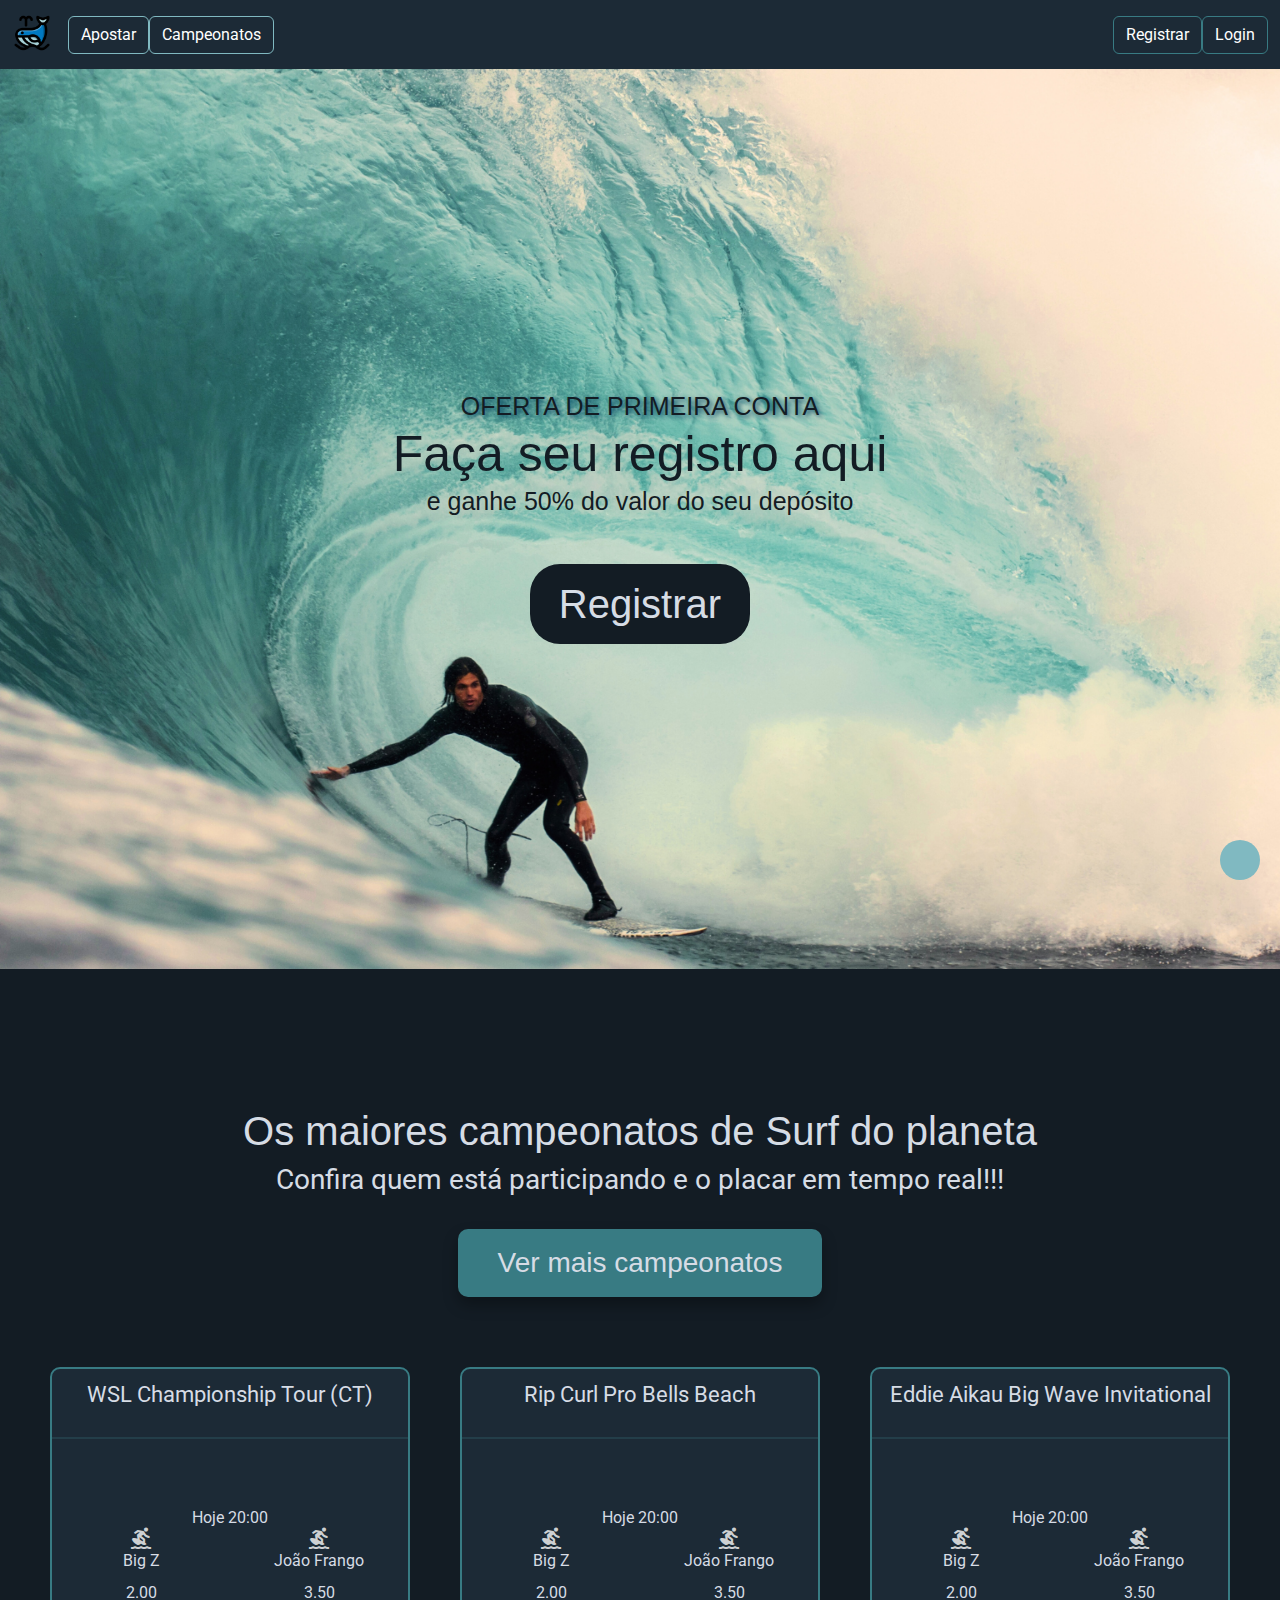
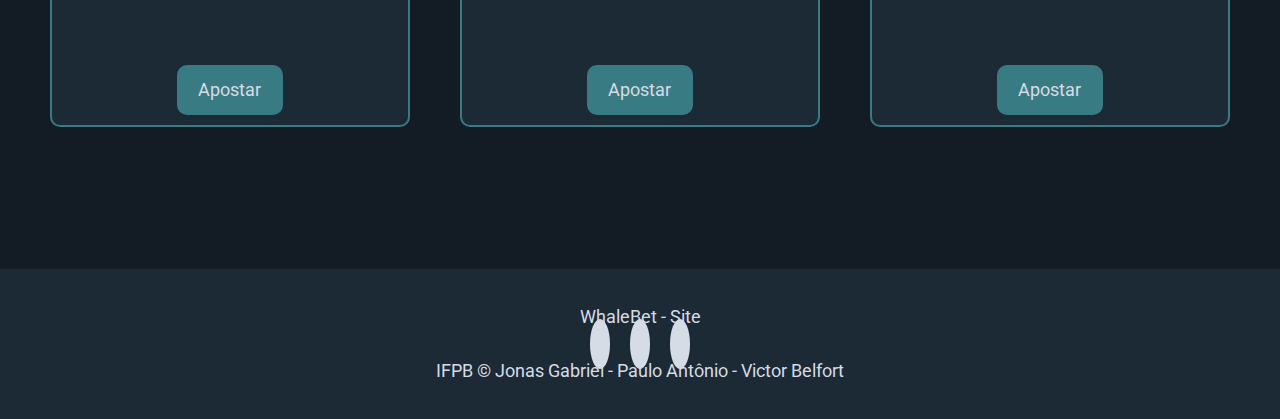
<file: index.html>
<!DOCTYPE html>
<html lang="pt-br">
<head>
    <meta charset="UTF-8">
    <meta name="viewport" content="width=device-width, initial-scale=1.0">
    <link href="https://cdn.jsdelivr.net/npm/bootstrap@5.3.3/dist/css/bootstrap.min.css" rel="stylesheet" integrity="sha384-QWTKZyjpPEjISv5WaRU9OFeRpok6YctnYmDr5pNlyT2bRjXh0JMhjY6hW+ALEwIH" crossorigin="anonymous">
    <link rel="stylesheet" href="https://fonts.googleapis.com/css2?family=Material+Symbols+Outlined:opsz,wght,FILL,GRAD@20..48,100..700,0..1,-50..200" />
    <link rel="stylesheet" href="reset.css">
    <link rel="stylesheet" href="home.css">
    <link rel="stylesheet" href="https://cdnjs.cloudflare.com/ajax/libs/font-awesome/6.6.0/css/all.min.css" integrity="sha512-Kc323vGBEqzTmouAECnVceyQqyqdsSiqLQISBL29aUW4U/M7pSPA/gEUZQqv1cwx4OnYxTxve5UMg5GT6L4JJg==" crossorigin="anonymous" referrerpolicy="no-referrer" />
    <link rel="stylesheet" href="https://fonts.googleapis.com/css2?family=Material+Symbols+Outlined:opsz,wght,FILL,GRAD@20..48,100..700,0..1,-50..200" />
    <title>WhaleBet - Home</title>
</head>
<body>
    <header>
        <nav class="navbar navbar-expand-lg ">
            <div class="container-fluid ">
              <a class="navbar-brand text-white" href="./index.html"><img src=".\whale.png" width="40px" alt="Whale-Bet"></a>
              <button class="navbar-toggler border-white" type="button" data-bs-toggle="collapse" data-bs-target="#navbarScroll" aria-controls="navbarScroll" aria-expanded="false" aria-label="Toggle navigation">
                <span class="material-symbols-outlined">
                    menu
                    </span>
              </button>
              <div class="collapse navbar-collapse" id="navbarScroll">
                <ul class="navbar-nav me-auto my-2 my-lg-0 navbar-nav-scroll" style="--bs-scroll-height: 100px;">
                    
                  <li class="nav-item">
                  <a href="./aposta/aposta.html" class="btn btn-outline-success text-white" role="button">Apostar  </a>
                  </li>
                  <li class="nav-item"><a href="./eventos/eventos.html" class="btn btn-outline-success text-white" role="button">Campeonatos</a></li>
                  
                  
                    <ul class="dropdown-menu text-white">
                      <li><a class="dropdown-item text-white" href="#">Action</a></li>
                      <li><a class="dropdown-item text-white" href="#">Another action</a></li>
                      <li><hr class="dropdown-divider"></li>
                      <li><a class="dropdown-item text-white" href="#">Something else here</a></li>
                    </ul>
                  </li>
                  
                </ul>
                <form class="d-flex" role="search">
                    <a href="./registro/registro.html" class="btn btn-outline-success text-white" role="button">Registrar</a>
                    
                    <a href="./login/login.html" class="btn btn-outline-success text-white" role="button">Login</a>
                    
                </form>
              </div>
            </div>
          </nav>
    </header>
    <main>
        <section class="s1-oferta">
            <div class="s1-oferta-info">
                <h3 class="effect-shadow font-corp">OFERTA DE PRIMEIRA CONTA</h3>
                <h1>Faça seu registro aqui</h1>
                <h3>e ganhe 50% do valor do seu depósito</h3>
                <br>
                <a href="./registro/registro.html"><button class="s1-button-register">Registrar</button></a>
            </div>
        </section>
        <section class="s2-comp">
            <div class="s2-text-comp">
                <h1>Os maiores campeonatos de Surf do planeta</h1>
                <h2>Confira quem está participando e o placar em tempo real!!!</h2>
                <a href="./eventos/eventos.html"><button class="s2-btn-vermais">Ver mais campeonatos</button></a>
            </div>
            <div class="box-s2">
                <div class="title-box-s2">
                    <h2>WSL Championship Tour (CT)</h2>
                </div>
                <hr>
                <div class="info-box-s2">
                    <div class="time-info-box-s2">
                        <p>Hoje 20:00</p>
                    </div>
                    <div>
                        <span class="material-symbols-outlined">
                            surfing
                        </span>
                        <h3>Big Z</h3>
                        <br>
                        <h5>2.00</h5>
                    </div>
                    <div>
                        <span class="material-symbols-outlined">
                            surfing
                        </span>
                        <h3>João Frango</h3>
                        <br>
                        <h5>3.50</h5>
                    </div>       
                </div>
                <div>
                    <a href="./aposta/aposta.html"><button class="s2-apostar">Apostar</button></a>
                </div>
                
            </div>
            <div class="box-s2">
                <div class="title-box-s2">
                    <h2>Rip Curl Pro Bells Beach</h2>
                </div>
                <hr>
                <div class="info-box-s2">
                    <div class="time-info-box-s2"><p>Hoje 20:00</p></div>
                    <div>
                        <span class="material-symbols-outlined">
                            surfing
                        </span>
                        <h3>Big Z</h3>
                        <br>
                        <h5>2.00</h5>
                    </div>
                    <div>
                        <span class="material-symbols-outlined">
                            surfing
                        </span>
                        <h3>João Frango</h3>
                        <br>
                        <h5>3.50</h5>
                    </div>       
                </div>
                <div>
                    <a href="./aposta/aposta.html"><button class="s2-apostar">Apostar</button></a>
                </div>
                
            </div>
            <div class="box-s2">
                <div class="title-box-s2">
                    <h2>Eddie Aikau Big Wave Invitational</h2>
                </div>
                <hr>
                <div class="info-box-s2">
                    <div class="time-info-box-s2"><p>Hoje 20:00</p></div>
                    <div>
                        <span class="material-symbols-outlined">
                            surfing
                        </span>
                        <h3>Big Z</h3>
                        <br>
                        <h5>2.00</h5>
                    </div>
                    <div>
                        <span class="material-symbols-outlined">
                            surfing
                        </span>
                        <h3>João Frango</h3>
                        <br>
                        <h5>3.50</h5>
                    </div>       
                </div>
                <div>
                    <a href="./aposta/aposta.html"><button class="s2-apostar">Apostar</button></a>
                </div>
                
            </div>
        </section>

        <input type="checkbox" id="toggle" >
        <label class="btn-support" for="toggle"> 
            <i class="fa-solid fa-phone"></i>
        </label>
        <div class="box-support">
            <h2>Suporte</h2>
            <div class="mb-3">
                <input type="email" class="form-control" id="email" placeholder="Seu email">
            </div>
            <div class="mb-3">
                <textarea class="form-control" id="question" rows="6" placeholder="Escreva sua dúvida aqui"></textarea>
            </div>
            <div class="btn-send">
                <span class="material-symbols-outlined">
                    send
                </span>
            </div>
        </div>

    </main>
    <footer>
        <p>WhaleBet - Site</p>
        <div id="social-media">
            <i class="fa-brands fa-facebook" style="padding: 10px;"></i>
            <i class="fa-brands fa-linkedin-in"></i>
            <i class="fa-brands fa-instagram"></i>
        </div>
        <p>IFPB &copy; Jonas Gabriel - Paulo Antônio - Victor Belfort</p>
    </footer>
    <script src="https://cdn.jsdelivr.net/npm/bootstrap@5.3.3/dist/js/bootstrap.bundle.min.js" integrity="sha384-YvpcrYf0tY3lHB60NNkmXc5s9fDVZLESaAA55NDzOxhy9GkcIdslK1eN7N6jIeHz" crossorigin="anonymous"></script>
</body>
</html>
</file>
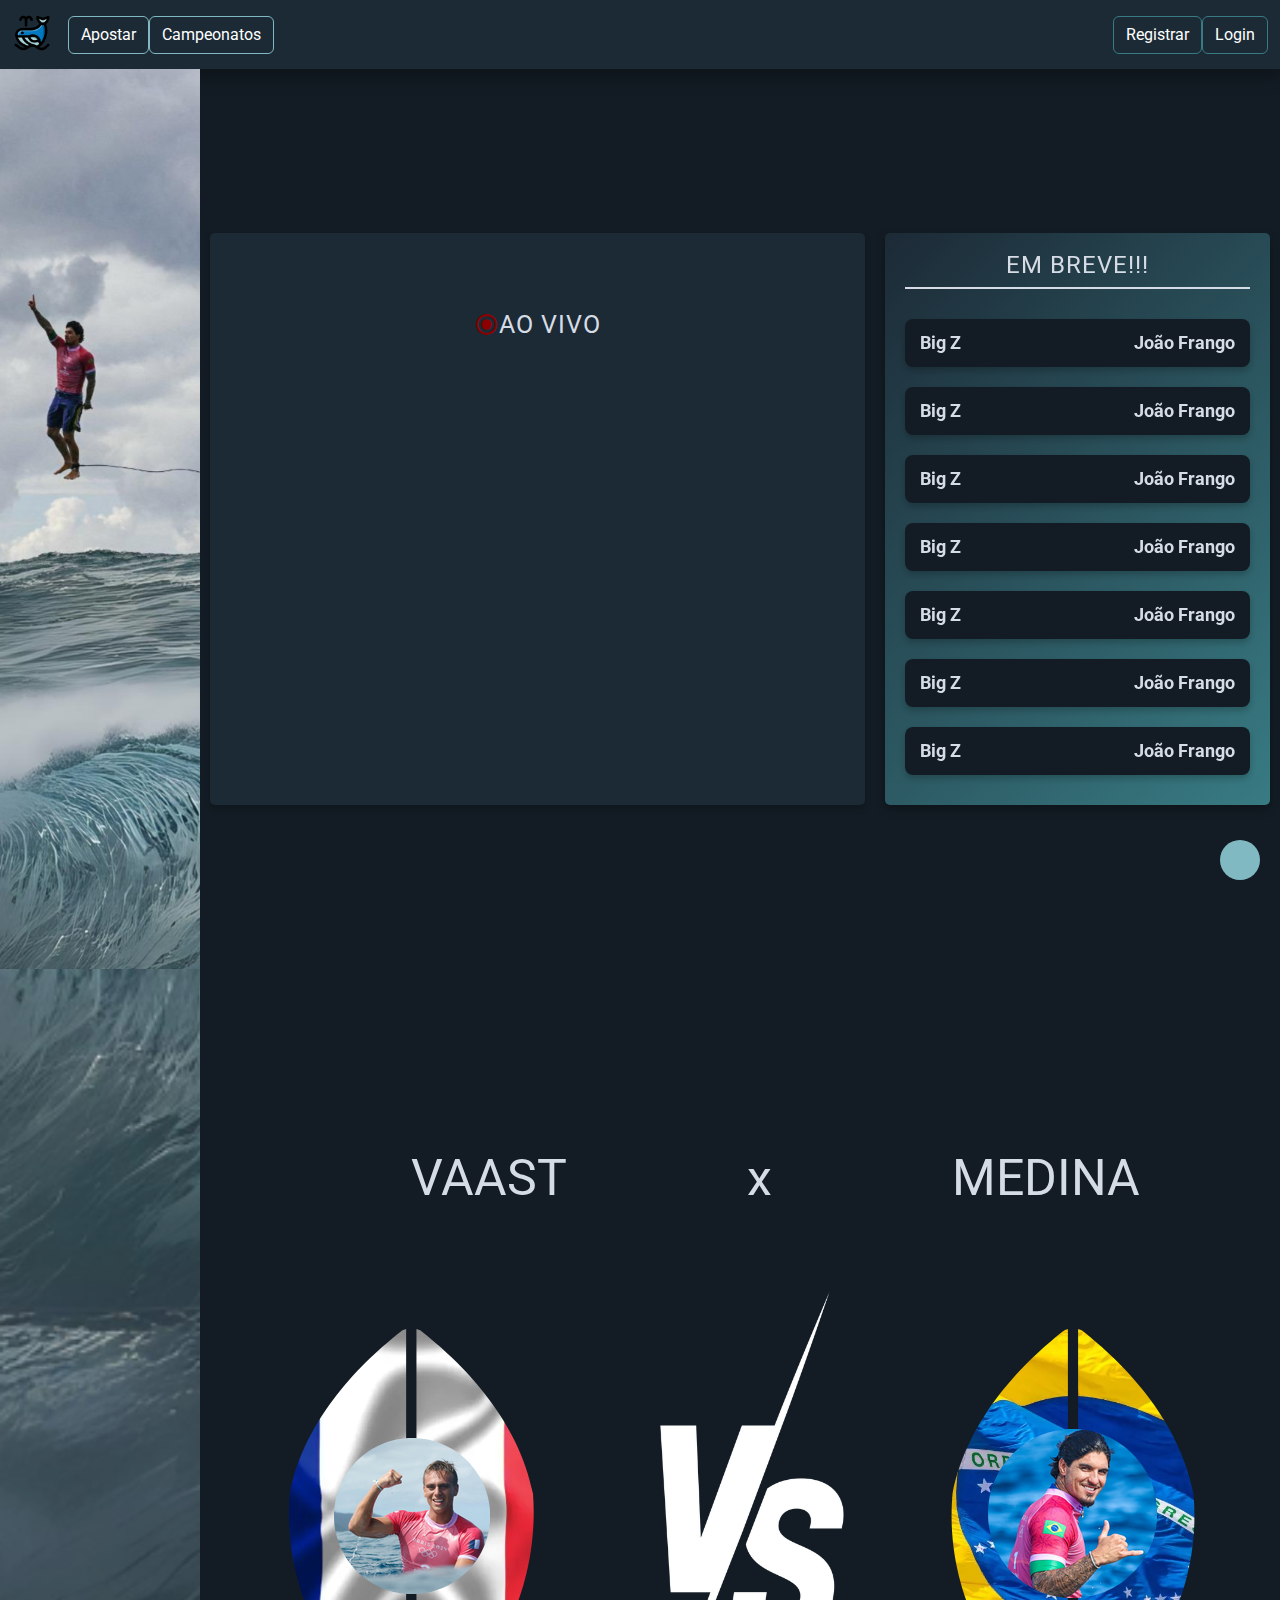
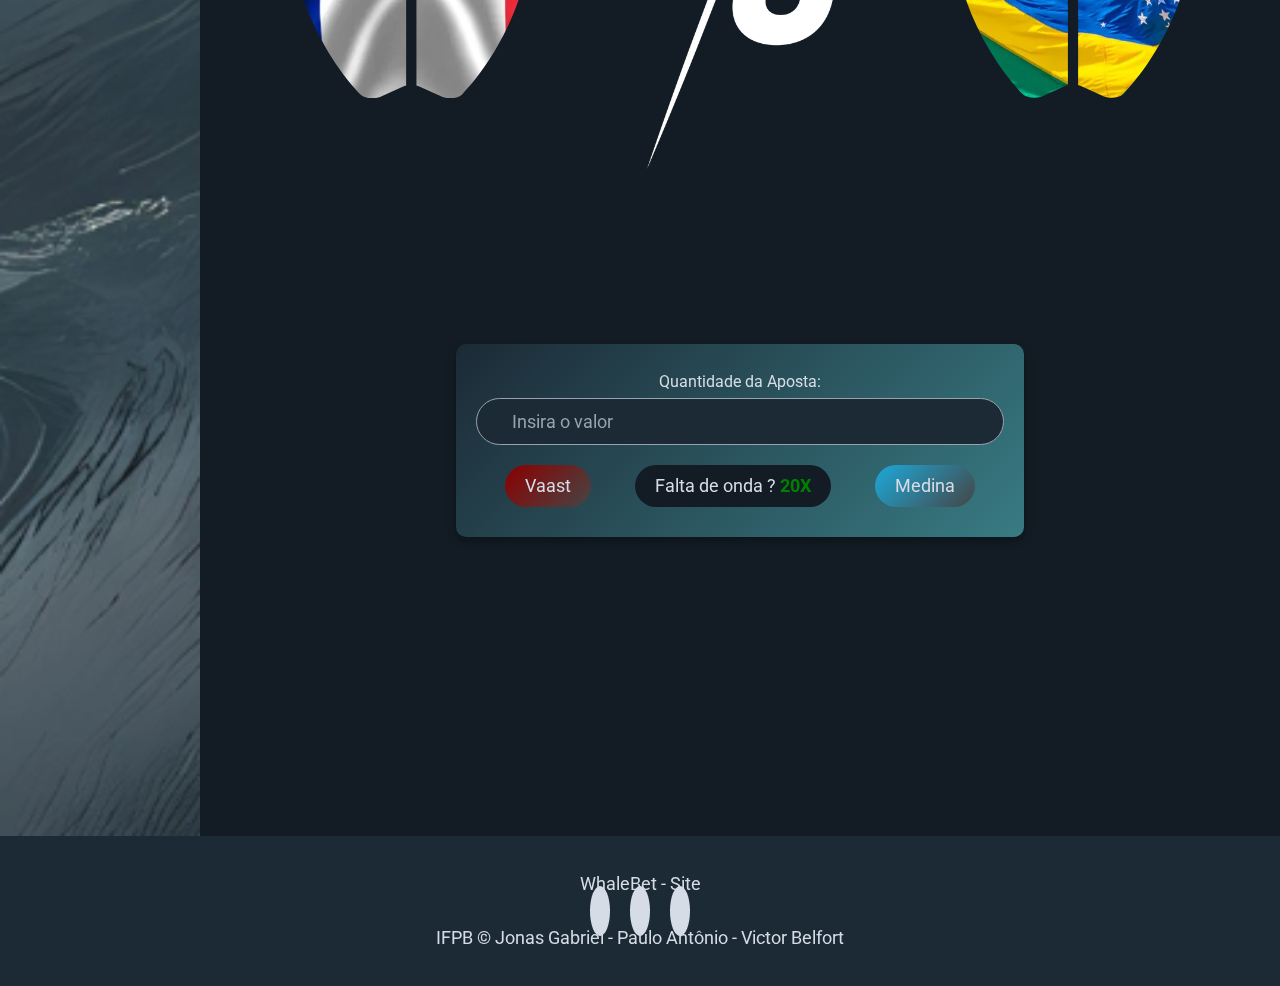
<file: aposta/aposta.html>
<!DOCTYPE html>
<html lang="en">
<head>
    <meta charset="UTF-8">
    <meta name="viewport" content="width=device-width, initial-scale=1.0">
    <link href="https://cdn.jsdelivr.net/npm/bootstrap@5.3.3/dist/css/bootstrap.min.css" rel="stylesheet" integrity="sha384-QWTKZyjpPEjISv5WaRU9OFeRpok6YctnYmDr5pNlyT2bRjXh0JMhjY6hW+ALEwIH" crossorigin="anonymous">
    <link rel="stylesheet" href="../reset.css">
    <link rel="stylesheet" href="./aposta.css">
    <link rel="stylesheet" href="https://cdnjs.cloudflare.com/ajax/libs/font-awesome/6.6.0/css/all.min.css" integrity="sha512-Kc323vGBEqzTmouAECnVceyQqyqdsSiqLQISBL29aUW4U/M7pSPA/gEUZQqv1cwx4OnYxTxve5UMg5GT6L4JJg==" crossorigin="anonymous" referrerpolicy="no-referrer" />
    <link rel="stylesheet" href="https://fonts.googleapis.com/css2?family=Material+Symbols+Outlined:opsz,wght,FILL,GRAD@20..48,100..700,0..1,-50..200" />
    <title>WhaleBet - apostas</title>
</head>
<body>
    <header>
        <nav class="navbar navbar-expand-lg ">
            <div class="container-fluid ">
              <a class="navbar-brand text-white" href="../index.html"><img src="..\whale.png" width="40px" alt="Whale-Bet"></a>
              <button class="navbar-toggler border-white" type="button" data-bs-toggle="collapse" data-bs-target="#navbarScroll" aria-controls="navbarScroll" aria-expanded="false" aria-label="Toggle navigation">
                <span class="material-symbols-outlined">
                    menu
                    </span>
              </button>
              <div class="collapse navbar-collapse" id="navbarScroll">
                <ul class="navbar-nav me-auto my-2 my-lg-0 navbar-nav-scroll" style="--bs-scroll-height: 100px;">
                    
                  <li class="nav-item">
                  <a href="../aposta/aposta.html" class="btn btn-outline-success text-white" role="button">Apostar  </a>
                  </li>
                  <li class="nav-item"><a href="../eventos/eventos.html" class="btn btn-outline-success text-white" role="button">Campeonatos</a></li>
                  
                  
                    <ul class="dropdown-menu text-white">
                      <li><a class="dropdown-item text-white" href="#">Action</a></li>
                      <li><a class="dropdown-item text-white" href="#">Another action</a></li>
                      <li><hr class="dropdown-divider"></li>
                      <li><a class="dropdown-item text-white" href="#">Something else here</a></li>
                    </ul>
                  </li>
                  
                </ul>
                <form class="d-flex" role="search">
                    <a href="../registro/registro.html" class="btn btn-outline-success text-white" role="button">Registrar</a>
                    
                    <a href="../login/login.html" class="btn btn-outline-success text-white" role="button">Login</a>
                    
                </form>
              </div>
            </div>
          </nav>
    </header>

    <main>
        <section class="s1-info">
            <div class="image-medina">
            </div>
            <div class="s1-content">
                <div id="embates">
                    <p class="icon_with_text">
                        <span class="material-symbols-outlined ao_vivo_icon" style="font-size: 25px;">radio_button_checked</span>
                        Ao vivo
                    </p>
                    <br>
                    <div class="ao_vivo">
                        <iframe width="90%" height="370" src="https://www.youtube.com/embed/87Qqyw8OTa8?si=UtkFmgQJwpi20Kc4" title="YouTube video player" frameborder="0" allow="accelerometer; autoplay; clipboard-write; encrypted-media; gyroscope; picture-in-picture; web-share" referrerpolicy="strict-origin-when-cross-origin" allowfullscreen></iframe>        </div>
                    <div class="image-onda-pt2">
                </div>
            </div>
            <div class="s1-list-embates">
                <div class="s1-list-title">
                    <h2>Em Breve!!!</h2>
                </div>
                
                <div class="s1-item-embate">
                    <p>Big Z</p>
                    <p>João Frango</p>
                </div>
                <div class="s1-item-embate">
                    <p>Big Z</p>
                    <p>João Frango</p>
                </div>
                <div class="s1-item-embate">
                    <p>Big Z</p>
                    <p>João Frango</p>
                </div>
                <div class="s1-item-embate">
                    <p>Big Z</p>
                    <p>João Frango</p>
                </div>
                <div class="s1-item-embate">
                    <p>Big Z</p>
                    <p>João Frango</p>
                </div>
                <div class="s1-item-embate">
                    <p>Big Z</p>
                    <p>João Frango</p>
                </div>
                <div class="s1-item-embate">
                    <p>Big Z</p>
                    <p>João Frango</p>
                </div>
                </div>
            </div>
            
        </section>
        
        <section class="s2-embates">

            <div class="image-onda">
            </div>
            <div class="group-s2">
                <div class="jogadores">
                    <p>VAAST</p>
                    <p>x</p>
                    <p>MEDINA</p>
                </div>
                <div class="image-combate">
                    <img src="../img/combate.png" alt="imagem combate">
                </div>
                <div class="menu-apostas">
 
                        <label for="bet-amount">Quantidade da Aposta:</label>
                        <div class="input-container">
                            <input type="number" id="bet-amount" name="bet-amount" min="1" placeholder="Insira o valor">
                        </div>
   
                    
                    <button type="button" id="button-Vaast">Vaast</button>
                    <button type="button" id="falta-onda">Falta de onda ?  <span>20X</span></button>
                    <button type="button" id="button-medina">Medina</button>
                    
                </div>

            </div>
        </section>

        <input type="checkbox" id="toggle" >
        <label class="btn-support" for="toggle"> 
            <i class="fa-solid fa-phone"></i>
        </label>
        <div class="box-support">
            <h2>Suporte</h2>
            <div class="mb-3">
                <input type="email" class="form-control" id="email" placeholder="Seu email">
            </div>
            <div class="mb-3">
                <textarea class="form-control" id="question" rows="6" placeholder="Escreva sua dúvida aqui"></textarea>
            </div>
            <div class="btn-send">
                <span class="material-symbols-outlined">
                    send
                </span>
            </div>
        </div>
    </main>
    
    <footer>
        <p>WhaleBet - Site</p>
        <div id="social-media">
            <i class="fa-brands fa-facebook" style="padding: 10px;"></i>
            <i class="fa-brands fa-linkedin-in"></i>
            <i class="fa-brands fa-instagram"></i>
        </div>
        <p>IFPB &copy; Jonas Gabriel - Paulo Antônio - Victor Belfort</p>
    </footer>
    <script src="https://cdn.jsdelivr.net/npm/bootstrap@5.3.3/dist/js/bootstrap.bundle.min.js" integrity="sha384-YvpcrYf0tY3lHB60NNkmXc5s9fDVZLESaAA55NDzOxhy9GkcIdslK1eN7N6jIeHz" crossorigin="anonymous"></script>

</body>
</html>
</file>
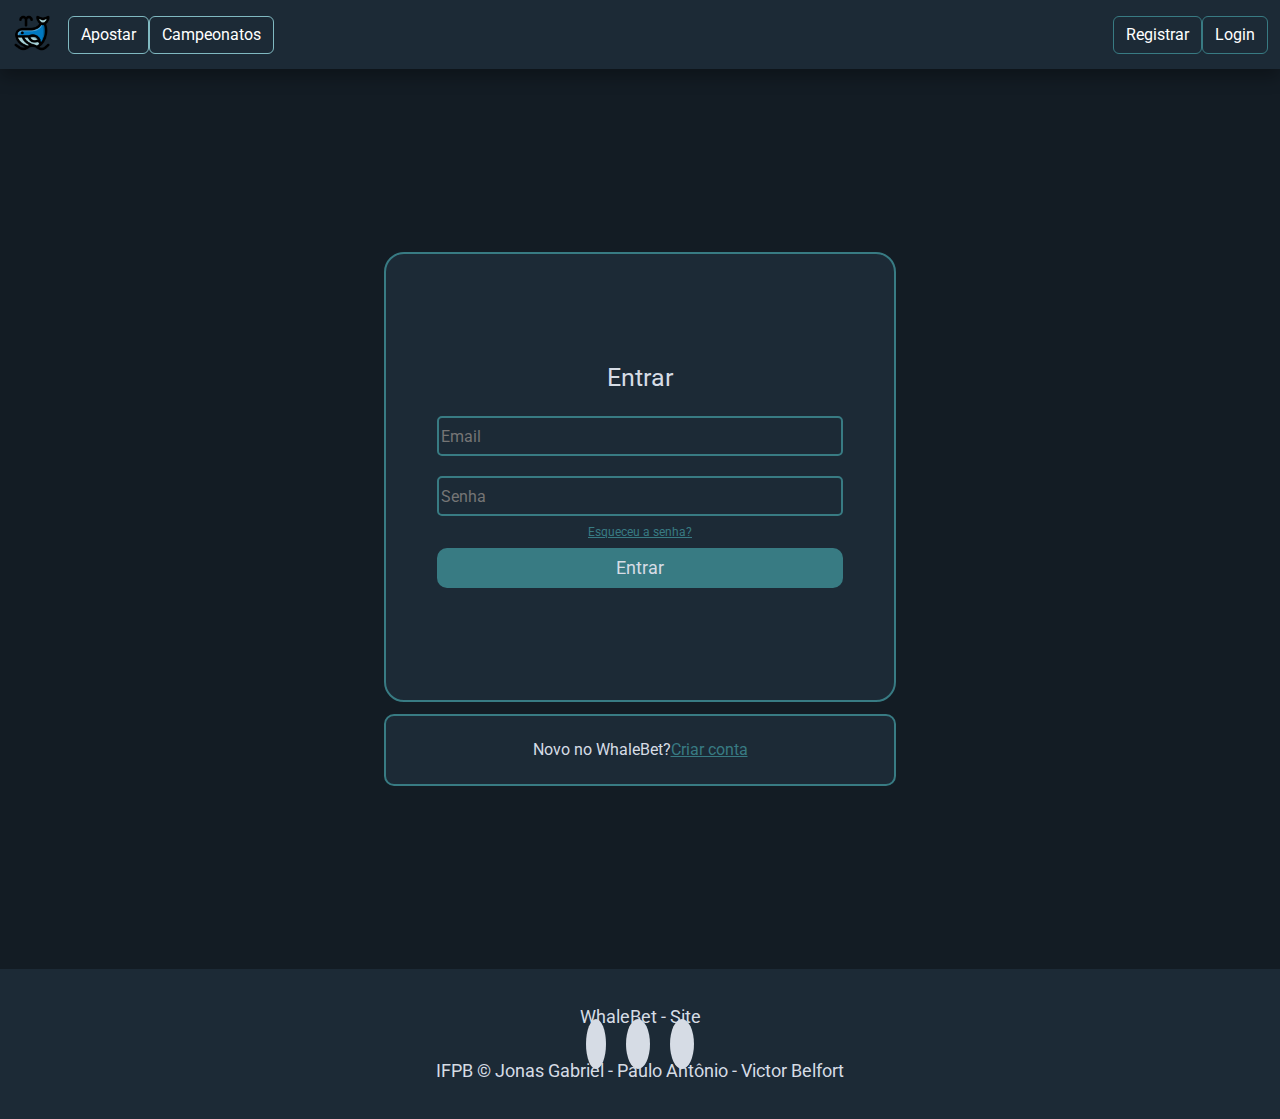
<file: login/login.html>
<!DOCTYPE html>
<html lang="en">
<head>
    <meta charset="UTF-8">
    <meta name="viewport" content="width=device-width, initial-scale=1.0">
    <link href="https://cdn.jsdelivr.net/npm/bootstrap@5.3.3/dist/css/bootstrap.min.css" rel="stylesheet" integrity="sha384-QWTKZyjpPEjISv5WaRU9OFeRpok6YctnYmDr5pNlyT2bRjXh0JMhjY6hW+ALEwIH" crossorigin="anonymous">
    <link rel="stylesheet" href="../reset.css">
    <link rel="stylesheet" href="login.css">
    <link rel="stylesheet" href="https://cdnjs.cloudflare.com/ajax/libs/font-awesome/6.6.0/css/all.min.css" integrity="sha512-Kc323vGBEqzTmouAECnVceyQqyqdsSiqLQISBL29aUW4U/M7pSPA/gEUZQqv1cwx4OnYxTxve5UMg5GT6L4JJg==" crossorigin="anonymous" referrerpolicy="no-referrer" />
    <link rel="stylesheet" href="https://fonts.googleapis.com/css2?family=Material+Symbols+Outlined:opsz,wght,FILL,GRAD@20..48,100..700,0..1,-50..200" />
    <title>WhaleBet - Login</title>
</head>
<body>
  <header>
    <nav class="navbar navbar-expand-lg ">
        <div class="container-fluid ">
          <a class="navbar-brand text-white" href="../index.html"><img src="..\whale.png" width="40px" alt="Whale-Bet"></a>
          <button class="navbar-toggler border-white" type="button" data-bs-toggle="collapse" data-bs-target="#navbarScroll" aria-controls="navbarScroll" aria-expanded="false" aria-label="Toggle navigation">
            <span class="material-symbols-outlined">
                menu
                </span>
          </button>
          <div class="collapse navbar-collapse" id="navbarScroll">
            <ul class="navbar-nav me-auto my-2 my-lg-0 navbar-nav-scroll" style="--bs-scroll-height: 100px;">
                
              <li class="nav-item">
              <a href="../aposta/aposta.html" class="btn btn-outline-success text-white" role="button">Apostar  </a>
              </li>
              <li class="nav-item"><a href="../eventos/eventos.html" class="btn btn-outline-success text-white" role="button">Campeonatos</a></li>
              
              
                <ul class="dropdown-menu text-white">
                  <li><a class="dropdown-item text-white" href="#">Action</a></li>
                  <li><a class="dropdown-item text-white" href="#">Another action</a></li>
                  <li><hr class="dropdown-divider"></li>
                  <li><a class="dropdown-item text-white" href="#">Something else here</a></li>
                </ul>
              </li>
              
            </ul>
            <form class="d-flex" role="search">
                <a href="../registro/registro.html" class="btn btn-outline-success text-white" role="button">Registrar</a>
                
                <a href="../login/login.html" class="btn btn-outline-success text-white" role="button">Login</a>
                
            </form>
          </div>
        </div>
      </nav>
</header>
    <main>
        <section class="principal">
            <div class="c1">
                <h2>Entrar</h2>
                <br>
                <input type="text" id="texto" name="texto" placeholder="Email">
                <input type="text" id="texto" name="texto" placeholder="Senha">
                <h4 id="tamanho"><a href="#">Esqueceu a senha?</a> </h4>
                <button>Entrar</button>
            </div>
            <div class="c2">
                <h4>Novo no WhaleBet?<a href="../registro/registro.html">ㅤCriar conta</a></h4>
            </div>
        </section>
    </main>
    <footer>
        <p>WhaleBet - Site</p>
        <div id="social-media">
            <i class="fa-brands fa-facebook" style="padding: 10px;"></i>
            <i class="fa-brands fa-linkedin-in"></i>
            <i class="fa-brands fa-instagram"></i>
        </div>
        <p>IFPB &copy; Jonas Gabriel - Paulo Antônio - Victor Belfort</p>
    </footer>
    <script src="https://cdn.jsdelivr.net/npm/bootstrap@5.3.3/dist/js/bootstrap.bundle.min.js" integrity="sha384-YvpcrYf0tY3lHB60NNkmXc5s9fDVZLESaAA55NDzOxhy9GkcIdslK1eN7N6jIeHz" crossorigin="anonymous"></script>

</body>
</html>
</file>
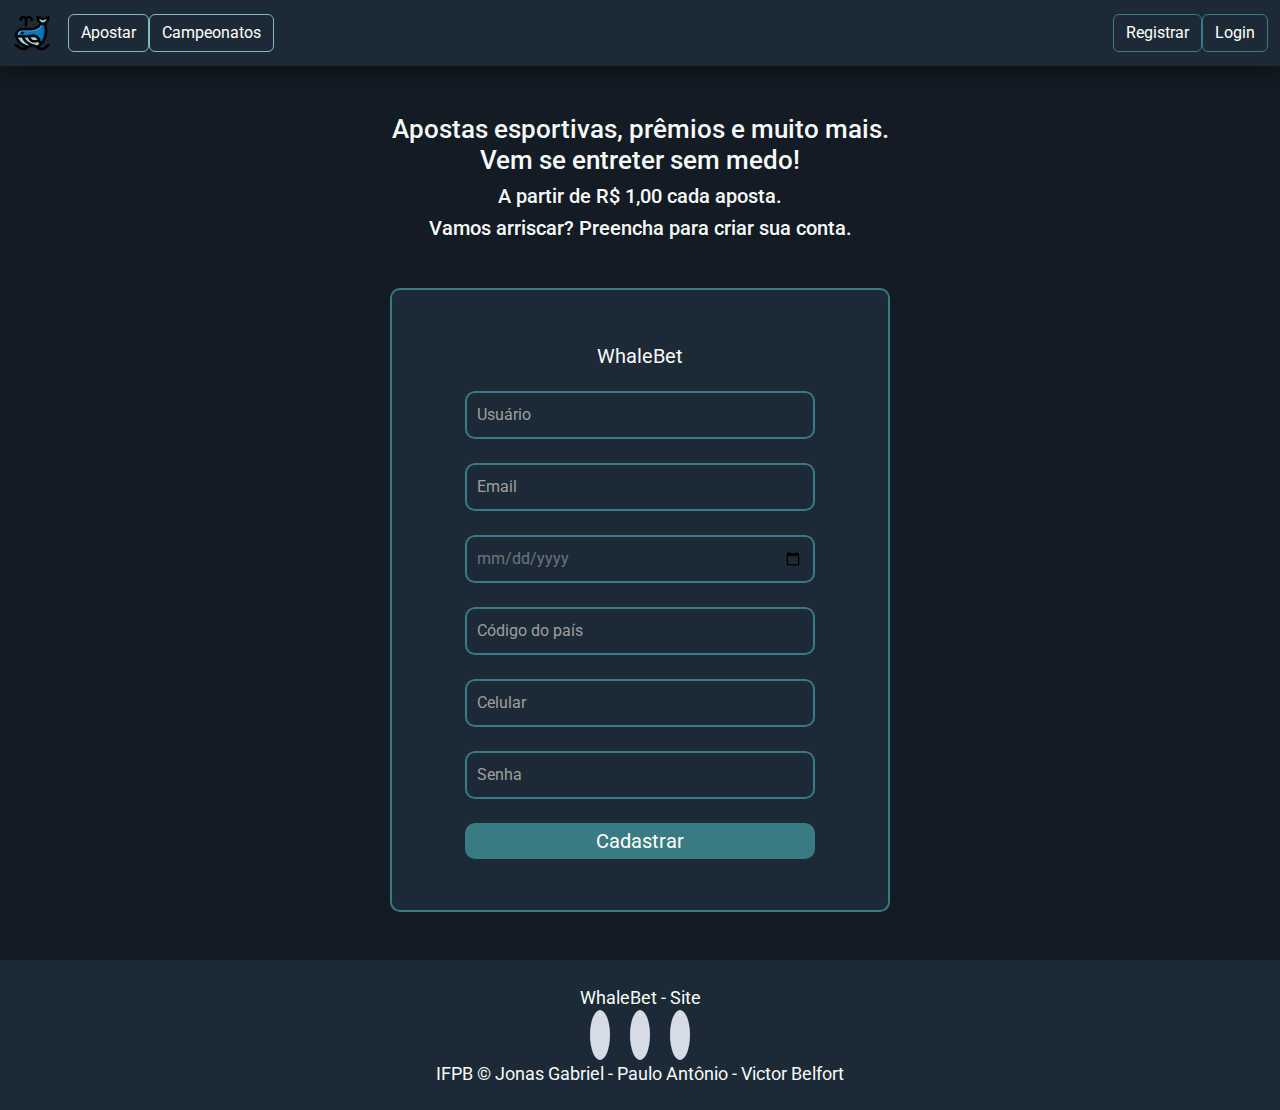
<file: registro/registro.html>
<!DOCTYPE html>
<html lang="en">
<head>
    <meta charset="UTF-8">
    <meta name="viewport" content="width=device-width, initial-scale=1.0">    
    <link href="https://cdn.jsdelivr.net/npm/bootstrap@5.3.3/dist/css/bootstrap.min.css" rel="stylesheet" integrity="sha384-QWTKZyjpPEjISv5WaRU9OFeRpok6YctnYmDr5pNlyT2bRjXh0JMhjY6hW+ALEwIH" crossorigin="anonymous">
    <link rel="stylesheet" href="https://fonts.googleapis.com/css2?family=Material+Symbols+Outlined:opsz,wght,FILL,GRAD@20..48,100..700,0..1,-50..200" />
    <link rel="stylesheet" href="registro.css">

    <link rel="stylesheet" href="https://cdnjs.cloudflare.com/ajax/libs/font-awesome/6.6.0/css/all.min.css" integrity="sha512-Kc323vGBEqzTmouAECnVceyQqyqdsSiqLQISBL29aUW4U/M7pSPA/gEUZQqv1cwx4OnYxTxve5UMg5GT6L4JJg==" crossorigin="anonymous" referrerpolicy="no-referrer" />
    <link rel="stylesheet" href="https://fonts.googleapis.com/css2?family=Material+Symbols+Outlined:opsz,wght,FILL,GRAD@20..48,100..700,0..1,-50..200" />
    
    <title>WhaleBet - Registrar</title>
</head>
<body class="bg-b text-light">

  <header>
    <nav class="navbar navbar-expand-lg ">
        <div class="container-fluid ">
          <a class="navbar-brand text-white" href="../index.html"><img src="..\whale.png" width="40px" alt="Whale-Bet"></a>
          <button class="navbar-toggler border-white" type="button" data-bs-toggle="collapse" data-bs-target="#navbarScroll" aria-controls="navbarScroll" aria-expanded="false" aria-label="Toggle navigation">
            <span class="material-symbols-outlined">
                menu
                </span>
          </button>
          <div class="collapse navbar-collapse" id="navbarScroll">
            <ul class="navbar-nav me-auto my-2 my-lg-0 navbar-nav-scroll" style="--bs-scroll-height: 100px;">
                
              <li class="nav-item">
              <a href="../aposta/aposta.html" class="btn btn-outline-success text-white" role="button">Apostar  </a>
              </li>
              <li class="nav-item"><a href="../eventos/eventos.html" class="btn btn-outline-success text-white" role="button">Campeonatos</a></li>
              
              
                <ul class="dropdown-menu text-white">
                  <li><a class="dropdown-item text-white" href="#">Action</a></li>
                  <li><a class="dropdown-item text-white" href="#">Another action</a></li>
                  <li><hr class="dropdown-divider"></li>
                  <li><a class="dropdown-item text-white" href="#">Something else here</a></li>
                </ul>
              </li>
              
            </ul>
            <form class="d-flex" role="search">
                <a href="../registro/registro.html" class="btn btn-outline-success text-white" role="button">Registrar</a>
                
                <a href="../login/login.html" class="btn btn-outline-success text-white" role="button">Login</a>
                
            </form>
          </div>
        </div>
      </nav>
</header>
    <main class="text-center">
        <div class="mt-5 text-center">
            <h2 class="fs fonte">Apostas esportivas, prêmios e muito mais. <br>Vem se entreter sem medo!</h2>
            <h3 class="fs2 fonte ">A partir de R$ 1,00 cada aposta.</h3>
            <h3 class="fs2 fonte ">Vamos arriscar? Preencha para criar sua conta.</h3>
        </div>

        <section class="my-5">
            <div class="container" >
                <div class="bg-hf br">
                    <div class="card-body d-flex flex-column align-items-center d-flex justify-content-center vh-90 "style="height: 600px;">
                        <p class="fs2 msg fonte">WhaleBet</p>
                        <form class="form tam2">
                            <input type="text" class= "form-control fonte tam my-4 mt-1 bg-hf border-cor br" id="usuario" placeholder="Usuário">
                            <input type="email" class= "form-control fonte tam my-4 bg-hf border-cor br" placeholder="Email">
                            <input type="date" class= "form-control text-secondary fonte tam my-4 bg-hf border-cor br">
                            <input type="text" class= "form-control fonte tam my-4 bg-hf border-cor br" placeholder="Código do país">
                            <input type="text" class= "fonte tam form-control my-4 bg-hf border-cor br" placeholder="Celular">
                            <input type="password" class= "form-control fonte tam my-4 bg-hf border-cor br" placeholder="Senha">
                            <button class="fonte tam bg-button text-light nav-link enabled text-white border-cor br fs2 button" >Cadastrar</button>
                        </form>
                    </div>
                </div>
            </div>
        </section>
    </main>
    </main>

    <footer>
      <p>WhaleBet - Site</p>
      <div id="social-media">
          <i class="fa-brands fa-facebook" style="padding: 10px;"></i>
          <i class="fa-brands fa-linkedin-in"></i>
          <i class="fa-brands fa-instagram"></i>
      </div>
      <p>IFPB &copy; Jonas Gabriel - Paulo Antônio - Victor Belfort</p>
    </footer>
    <script src="https://cdn.jsdelivr.net/npm/bootstrap@5.3.3/dist/js/bootstrap.bundle.min.js" integrity="sha384-YvpcrYf0tY3lHB60NNkmXc5s9fDVZLESaAA55NDzOxhy9GkcIdslK1eN7N6jIeHz" crossorigin="anonymous"></script>

</body>
</html>
</file>
<file: home.css>
@import url('https://fonts.googleapis.com/css2?family=Roboto:ital,wght@0,100;0,300;0,400;0,500;0,700;0,900;1,100;1,300;1,400;1,500;1,700;1,900&display=swap');

* {
    box-sizing: border-box;
}

:root{
    --color-azul-claro: #80b9c1;
    --color-verde-azulado: #387b83;
    --color-cinza: #97a3ad;
    --color-cinza-claro: #d6dce5;
    --color-preto:#131c24;
    --color-azul: #1c2a36;
}
body{
    background-color: var(--color-preto);
    color: var(--color-cinza-claro);
    font-family: "Roboto", sans-serif;
    width: 100%;
    overflow-x: hidden;
}
header{
    
    background: var(--color-azul);
    list-style: none;
    justify-content: space-between;
    align-items: center;
    
    font-size: 20px;
    box-shadow: 0 8px 16px rgba(0, 0, 0, 0.3);
}


.navbar-toggler:focus{
    outline: none;
}

.btn-outline-success{
    --bs-btn-color: var(--color-verde-azulado);
    --bs-btn-border-color: var(--color-verde-azulado);
    --bs-btn-hover-color: #fff;
    --bs-btn-hover-bg: var(--color-verde-azulado);
    --bs-btn-hover-border-color: var(--color-verde-azulado);
    --bs-btn-focus-shadow-rgb: 25, 135, 84;
    --bs-btn-active-color: #fff;
    --bs-btn-active-bg: var(--color-verde-azulado);
    --bs-btn-active-border-color: var(--color-verde-azulado);
    --bs-btn-active-shadow: inset 0 3px 5px rgba(0, 0, 0, 0.125);
    --bs-btn-disabled-color: var(--color-verde-azulado);
    --bs-btn-disabled-bg: transparent;
    --bs-btn-disabled-border-color: var(--color-verde-azulado);
    --bs-gradient: none;
}

.nav-item > .btn-outline-success{
    --bs-btn-color: var(--color-azul-claro);
    --bs-btn-border-color: var(--color-azul-claro);
    --bs-btn-hover-color: #fff;
    --bs-btn-hover-bg: var(--color-azul-claro);
    --bs-btn-hover-border-color: var(--color-azul-claro);
    --bs-btn-focus-shadow-rgb: 25, 135, 84;
    --bs-btn-active-color: #fff;
    --bs-btn-active-bg: var(--color-azul-claro);
    --bs-btn-active-border-color: var(--color-azul-claro);
    --bs-btn-active-shadow: inset 0 3px 5px rgba(0, 0, 0, 0.125);
    --bs-btn-disabled-color: var(--color-azul-claro);
    --bs-btn-disabled-bg: transparent;
    --bs-btn-disabled-border-color: var(--color-azul-claro);
    --bs-gradient: none;
}

.material-symbols-outlined{
    color: rgba( 255, 255, 255, 0.8);
}
   

#header-right a{
    font-size: 20px;
    border-radius: 10px;
}

#btn-entrar{
    background-color: var(--color-azul-claro);
    color: var(--color-azul);
    transition: 0.2s;
}
#btn-entrar:hover{
    transition: 0.2s;
    color: var(--color-cinza-claro);
}


#btn-registrar{
    transition: 0.2s;
    border: 2px solid var(--color-cinza);
}
#btn-registrar:hover{
    transition: 0.2s;
    border: 2px solid var(--color-azul-claro);
    color: var(--color-azul-claro);
}


#logo{
    text-align: left;
}
a{
    text-decoration: none;
    color: var(--color-cinza-claro);
}
a:visited{
    text-decoration: none;
    color: var(--color-cinza-claro);
}

/* MAIN */
/* SECTION 1 */

.s1-oferta{
    background-image: url(./img/img-oferta-abertura.png);
    height: 100vh;
    background-size: cover;
    background-repeat: no-repeat;
    width: 100%;
    display: flex;
    flex-direction: column;
    justify-content: center;
    align-items: center;
}
.s1-button-register{
    height: 80px;
    width: 220px;
    font-size: 40px;
    font-family: Impact, Haettenschweiler, 'Arial Narrow Bold', sans-serif;
    background-color: var(--color-preto);
    color: var(--color-cinza-claro);
    border: none;
    border-radius: 30px;
    cursor: pointer;
    transition: 0.5s;
}
.s1-button-register:hover{
    transform: scale(1.2);
    transition: 0.5s;
}

.s1-oferta-info{
    text-align: center;
    color: var(--color-preto);
    font-size: 50px;
    font-family: Impact, Haettenschweiler, 'Arial Narrow Bold', sans-serif;
}
.s1-oferta-info h3{
    font-size: 25px;
}
.s1-oferta-info h1{
    margin: 10px;
}

/* SECTION 2 */

.s2-comp{
    display: grid;
    grid-template-columns: repeat(3, 1fr);
    grid-template-rows: repeat(2, auto);
    gap: 50px;
    height: 100vh;
    justify-content: center;
    align-content: center;
    padding: 50px;
}
.s2-comp .box-s2{
    display: flex;
    flex-direction: column;
    justify-content: center;
    align-content: center;
    text-align: center;
    border: 2px solid var(--color-verde-azulado);
    color: var(--color-cinza-claro);
    background-color: var(--color-azul);
    border-radius: 10px;
    height: 40vh;
    width: 100%;
    transition: 0.5s;
}
.box-s2:hover{
    transform: scale(1.05);
    transition: 0.5s;
}
.s2-btn-vermais {
    padding: 20px 40px;
    font-size: 28px;
    font-family: Impact, Haettenschweiler, 'Arial Narrow Bold', sans-serif;
    color: #d6dce5;
    background-color: #387b83;
    border: none;
    border-radius: 10px;
    cursor: pointer;
    box-shadow: 0 8px 15px rgba(0, 0, 0, 0.3);
    transition: all 0.3s ease;
    margin: 20px;
}

.s2-btn-vermais:hover {
    background-color: #80b9c1;
    color: #131c24;
    opacity: 0.9;
    transform: scale(1.1);
}

.title-box-s2{
    padding: 15px;
}
.title-box-s2 h2{
    font-size: 22px;
}

.info-box-s2{
    display: grid;
    grid-template-columns: repeat(2, 50%);
    grid-template-rows: repeat(2, auto);
    align-content: center;
    text-align: center;
    width: 100%;
    height: 100%;
}
.time-info-box-s2{
    grid-column: 1/3;
}

.s2-apostar{
    width: 30%;
    height: 50px;
    font-size: 18px;
    background-color: var(--color-verde-azulado);
    border: none;
    color: var(--color-cinza-claro);
    border-radius: 10px;
    margin: 10px;
    cursor: pointer;
    transition: 0.5s;
}
.s2-apostar:hover{
    background-color: var(--color-azul-claro);
    color: #131c24;
}

.s2-text-comp{
    text-align: center;
    grid-column: 1/4;
}
.s2-text-comp h1{
    font-size: 40px;
    font-family: Impact, Haettenschweiler, 'Arial Narrow Bold', sans-serif;
}
.s2-text-comp h2{
    margin: 15px;
    font-size: 28px;
}


/* FOOTER */

footer{
    display: flex;
    flex-direction: column;
    justify-content: center;
    align-items: center;
    text-align: center;
    background-color: var(--color-azul);
    height: 150px;
    font-size: 18px;
}
footer p{
    margin: 5px;
}

#social-media{
    font-size: 26px;

}
#social-media i{
    margin: 10px;
    background-color: var(--color-cinza-claro);
    color: var(--color-azul);
    padding: 10px 12px;
    border-radius: 50%;
    cursor: pointer;
}

#social-media i {
    padding: 10px;
    transition: 0.2s;
}

#social-media i:hover {
    background-color: var(--color-verde-azulado);
    
    transform: scale(1.05);
    transition: 0.5s;
}

/* OUTROS */

.btn-support{
    position: fixed;
    bottom: 20px;
    right: 20px;
    border: none;
    color: var(--color-preto);
    padding: 20px;
    border-radius: 50%;
    background-color: var(--color-azul-claro);
    cursor: pointer;
    transition: 0.3s
}
.btn-support:hover{
    transform: translateY(-10px);
    transition: 0.3s
}

input[type="checkbox"]:checked + label + .box-support{
    display: block;
}

#toggle{
    display: none;
}

.box-support{
    position: fixed;
    bottom: 80px;
    right: 20px;
    width: 30%;
    height: auto;
    background-color: var(--color-azul-claro);
    color: var(--color-azul);
    padding: 15px;
    border-radius: 5px;
    box-shadow: 0 2px 10px rgba(0, 0, 0, 0.2);
    display: none;
}
.box-support h2{
    font-size: 18px;
    text-align: center;
    margin-bottom: 10px;
    font-weight: bold;
    text-transform: uppercase;
}
.box-support-input{
    width: 100%;
    height: 80%;
    padding: 6px;
    border-radius: 5px;
    border: none;
    font-size: 15px;
}
.btn-send{
    display: flex;
    width: 100%;
    justify-content: end;
    
}
.box-support span{
    cursor: pointer;
    text-align: right;
    font-size: 25px;
    transition: 0.2s;
    color: var(--color-preto);
}
.box-support span:hover{
    color: var(--color-cinza-claro);
    transition: 0.2s;
}

textarea{
    width: 100%;
    resize: none;
    outline: none;
}


.effect-shadow{
    text-shadow: 2px 2px 5px rgba(7, 64, 97, 0.979);
}
.font-corp{
    font-family: Verdana, Geneva, Tahoma, sans-serif;
}

hr{
    border: 1px solid var(--color-verde-azulado);
    width: 100%;
}

@media screen and (max-width: 1000px){
    .s2-comp{
        display: flex;
        flex-direction: column;
        height: auto;
        padding: 30px;
    }
    
    #logo{
        grid-row: 1/3;
    }

    .box-support{
        width: 50%;
    }


}

@media screen and (max-width: 700px) {

    #logo{
        grid-row: 1/3;
    }
    .box-support{
        width: 80%;
    }

}
</file>
<file: aposta/aposta.css>
@import url('https://fonts.googleapis.com/css2?family=Roboto:ital,wght@0,100;0,300;0,400;0,500;0,700;0,900;1,100;1,300;1,400;1,500;1,700&display=swap');


body {
    background-color: var(--color-preto);
    color: var(--color-cinza-claro);
    font-family: "Roboto", sans-serif;

}

:root{
    --color-azul-claro: #80b9c1;
    --color-verde-azulado: #387b83;
    --color-cinza: #97a3ad;
    --color-cinza-claro: #d6dce5;
    --color-preto:#131c24;
    --color-azul: #1c2a36;
}

header{
    
    background: var(--color-azul);
    list-style: none;
    justify-content: space-between;
    align-items: center;
    
    font-size: 20px;
    box-shadow: 0 8px 16px rgba(0, 0, 0, 0.3);
}
.navbar-toggler:focus{
    outline: none;
}

.btn-outline-success {
    --bs-btn-color: var(--color-verde-azulado);
    --bs-btn-border-color: var(--color-verde-azulado);
    --bs-btn-hover-color: #fff;
    --bs-btn-hover-bg: var(--color-verde-azulado);
    --bs-btn-hover-border-color: var(--color-verde-azulado);
    --bs-btn-focus-shadow-rgb: 25, 135, 84;
    --bs-btn-active-color: #fff;
    --bs-btn-active-bg: var(--color-verde-azulado);
    --bs-btn-active-border-color: var(--color-verde-azulado);
    --bs-btn-active-shadow: inset 0 3px 5px rgba(0, 0, 0, 0.125);
    --bs-btn-disabled-color: var(--color-verde-azulado);
    --bs-btn-disabled-bg: transparent;
    --bs-btn-disabled-border-color: var(--color-verde-azulado);
    --bs-gradient: none;
}



.nav-item > .btn-outline-success{
    --bs-btn-color: var(--color-azul-claro);
    --bs-btn-border-color: var(--color-azul-claro);
    --bs-btn-hover-color: #fff;
    --bs-btn-hover-bg: var(--color-azul-claro);
    --bs-btn-hover-border-color: var(--color-azul-claro);
    --bs-btn-focus-shadow-rgb: 25, 135, 84;
    --bs-btn-active-color: #fff;
    --bs-btn-active-bg: var(--color-azul-claro);
    --bs-btn-active-border-color: var(--color-azul-claro);
    --bs-btn-active-shadow: inset 0 3px 5px rgba(0, 0, 0, 0.125);
    --bs-btn-disabled-color: var(--color-azul-claro);
    --bs-btn-disabled-bg: transparent;
    --bs-btn-disabled-border-color: var(--color-azul-claro);
    --bs-gradient: none;
}

.material-symbols-outlined{
    color: rgba( 255, 255, 255, 0.8);
}

#header-right a{
    font-size: 20px;
    border-radius: 10px;
}
#btn-entrar{
    background-color: var(--color-azul-claro);
    color: var(--color-azul);
    transition: 0.2s;
}
#btn-entrar:hover{
    transition: 0.2s;
    color: var(--color-cinza-claro);
}


#btn-registrar{
    transition: 0.2s;
    border: 2px solid var(--color-cinza);
}
#btn-registrar:hover{
    transition: 0.2s;
    border: 2px solid var(--color-azul-claro);
    color: var(--color-azul-claro);
}


#logo{
    text-align: left;
}
a{
    text-decoration: none;
    color: var(--color-cinza-claro);
}
a:visited{
    text-decoration: none;
    color: var(--color-cinza-claro);
}

/* MAIN */
main {
    display: grid;
    grid-template-rows: auto auto;
    flex: 1; 
}

/* SECTION 1 */
.s1-content {
    display: grid;
    grid-template-columns: 1fr 0.6fr;
    grid-template-rows: auto;
    height: 100vh;
    justify-content: center;
    align-content: center;
    text-align: center;
}

.image-medina {
    background-image: url(../img/medina_background.png);
    background-size: cover;
    background-repeat: no-repeat;
}

.icon_with_text {
    display: flex;
    align-items: center;
    justify-content: center;
    font-size: 25px;
    text-transform: uppercase;
    letter-spacing: 1px;
}

#embates {
    display: flex;
    flex-direction: column;
    justify-content: center;
    background-color: var(--color-preto);
    border-radius: 5px;
    margin: 10px;
    background-color: var(--color-azul);
    box-shadow: 0 4px 6px rgba(0, 0, 0, 0.2);
}

.s1-list-embates {
    display: flex;
    flex-direction: column;
    background: linear-gradient(135deg, var(--color-azul) 0%, var(--color-verde-azulado) 100%);
    margin: 10px;
    padding: 20px;
    border-radius: 5px;
    box-shadow: 0 4px 10px rgba(0, 0, 0, 0.3);
}

.s1-list-title h2 {
    font-size: 24px;
    color: var(--color-cinza-claro);
    text-align: center;
    margin-bottom: 20px;
    text-transform: uppercase;
    letter-spacing: 1px;
    padding-bottom: 10px;
    border-bottom: 2px solid var(--color-cinza-claro);
}

.s1-item-embate {
    display: flex;
    justify-content: space-between;
    align-items: center;
    background-color: var(--color-preto);
    border-radius: 8px;
    padding: 15px;
    margin: 10px 0;
    transition: 0.3s;
    box-shadow: 0 4px 6px rgba(0, 0, 0, 0.2);
    cursor: pointer;
}

.s1-item-embate p {
    color: var(--color-cinza-claro);
    font-weight: bold;
    font-size: 18px;
}

.s1-item-embate:hover {
    background-color: var(--color-azul-claro);
    box-shadow: 0 6px 12px rgba(0, 0, 0, 0.3);
    transition: 0.3s;
}

.ao_vivo_icon {
    color: darkred;
}

.s1-info {
    display: grid;
    grid-template-columns: 200px 1fr;
    grid-template-rows: auto;
    width: 100%;
    height: 100vh;
}

/* SECTION 2 */
.s2-embates {
    display: grid;
    grid-template-columns: 200px auto;
    grid-template-rows: auto auto;
    width: 100%;
    height: auto;
}

.image-onda {
    background-image: url(../img/onda.png);
    background-size: cover;
    background-repeat: no-repeat;
    grid-column: 1 / 2;
    grid-row: 1 / 2;
    height: 163vh;
}

div.group-s2 {
    display: grid;
    grid-template-rows: 150px 1fr 1fr;
    grid-template-columns: auto;
    grid-column: 2;
    grid-row: 1;
    align-items: center;
    justify-items: center;
    margin: auto;
    text-align: center;
}

div.jogadores {
    display: grid;
    column-gap: 180px;
    grid-row: 1;
    padding-left: 70px;
}

div.jogadores p {
    display: inline-block;
    grid-row: 2;
    font-size: 50px;
}

div.image-combate {
    grid-row: 2;
}


div.menu-apostas {
    grid-row: 3;
    place-content: center;
    background: linear-gradient(135deg, var(--color-azul) 0%, var(--color-verde-azulado) 100%);
    border-radius: 5px;
    width: 60%;
    height: auto;
    box-shadow: 0 4px 6px rgba(0, 0, 0, 0.2);
    text-align: center;
    background-color: #1c2a36;
    border-radius: 10px;
    box-shadow: 0 4px 10px rgba(0, 0, 0, 0.3);
    padding: 30px 20px;
    
}
.menu-apostas label {
    font-size: 16px;
    margin-bottom: 8px;
    display: inline-block;
}


.menu-apostas input[type="number"] {
    padding: 12px 15px 12px 35px; 
    font-size: 18px;
    border-radius: 25px;
    border: 1px solid #97a3ad;
    background-color: #1c2a36;
    color: #d6dce5;
    width: 100%;
    box-sizing: border-box;
    margin-bottom: 20px;
    outline: none;
    transition: border-color 0.3s, box-shadow 0.3s;
}
.menu-apostas input[type="number"]::placeholder {
    color: #97a3ad;
}
.menu-apostas input[type="number"]:focus {
    border-color: #80b9c1;
    box-shadow: 0 0 8px rgba(128, 185, 193, 0.5);
}
.menu-apostas button {
    padding: 12px 20px;
    margin: 0 20px;
    font-size: 18px;
    color: #d6dce5;
    background-color: #387b83;
    border: none;
    border-radius: 25px;
    cursor: pointer;
    transition: background-color 0.3s, box-shadow 0.3s;
}

.menu-apostas button:hover {
    background-color: #80b9c1;
    box-shadow: 0 4px 8px rgba(128, 185, 193, 0.3);
}
#falta-onda{
   background-color: #131c24;
}
span{
    color: green;
    font-weight: bold;
    
}
#button-Vaast{
    background: linear-gradient(135deg, darkred 0%,  rgb(70, 69, 69) 100%);
}
#button-medina{
    background: linear-gradient(135deg, rgb(28, 170, 218) 0%, rgb(70, 69, 69) 100%); 
    transition: background-color 0.3s, box-shadow 0.3s;
}

/* FOOTER */

footer{
    display: flex;
    flex-direction: column;
    justify-content: center;
    align-items: center;
    text-align: center;
    background-color: var(--color-azul);
    height: 150px;
    font-size: 18px;
}
footer p{
    margin: 5px;
}

#social-media{
    font-size: 26px;

}
#social-media i{
    margin: 10px;
    background-color: var(--color-cinza-claro);
    color: var(--color-azul);
    padding: 10px 12px;
    border-radius: 50%;
    cursor: pointer;
}

/* OUTROS */

.btn-support{
    position: fixed;
    bottom: 20px;
    right: 20px;
    border: none;
    color: var(--color-preto);
    padding: 20px;
    border-radius: 50%;
    background-color: var(--color-azul-claro);
    cursor: pointer;
    transition: 0.3s
}
.btn-support:hover{
    transform: translateY(-10px);
    transition: 0.3s
}

input[type="checkbox"]:checked + label + .box-support{
    display: block;
}

#toggle{
    display: none;
}

.box-support{
    position: fixed;
    bottom: 80px;
    right: 20px;
    width: 30%;
    height: auto;
    background-color: var(--color-azul-claro);
    color: var(--color-azul);
    padding: 15px;
    border-radius: 5px;
    box-shadow: 0 2px 10px rgba(0, 0, 0, 0.2);
    display: none;
}
.box-support h2{
    font-size: 18px;
    text-align: center;
    margin-bottom: 10px;
    font-weight: bold;
    text-transform: uppercase;
}
.box-support-input{
    width: 100%;
    height: 80%;
    padding: 6px;
    border-radius: 5px;
    border: none;
    font-size: 15px;
}
.btn-send{
    display: flex;
    width: 100%;
    justify-content: end;
}
.box-support span{
    cursor: pointer;
    text-align: right;
    font-size: 25px;
    transition: 0.2s;
    color: var(--color-preto);
}
.box-support span:hover{
    color: var(--color-cinza-claro);
    transition: 0.2s;
}

textarea{
    width: 100%;
    resize: none;
    outline: none;
}


.effect-shadow{
    text-shadow: 2px 2px 5px rgba(7, 64, 97, 0.979);
}
.font-corp{
    font-family: Verdana, Geneva, Tahoma, sans-serif;
}

hr{
    border: 1px solid var(--color-verde-azulado);
    width: 100%;
}

#social-media i {
    padding: 10px;
    transition: 0.2s;
}

#social-media i:hover {
    background-color: var(--color-verde-azulado);
    
    transform: scale(1.05);
    transition: 0.5s;
}

@media screen and (max-width: 1200px){
    main{
        display: grid;
        grid-template-rows: 1fr 1fr; 
        
    }

 
    #logo{
        grid-row: 1/3;
    }

    .s1-info {
        grid-template-columns: 1fr;
        grid-template-rows: auto;
        height: auto;
    }

    .s2-embates{
        display: block;
        grid-template-columns: 1fr;
        height: auto;
    }
    div.menu-apostas{
        height: auto;
    }
    div.menu-apostas button{
        width: 50%;
        margin-bottom: 10px;
    }
    div.jogadores {
        display: grid;
        column-gap: 25px;
        grid-row: 1;
        padding-left: 10px;
        grid-column: 1;
    }
    div.jogadores p{
        font-size: 30px;
    }
    .image-medina{
        display : none;
    }
    
    .image-onda{
        display: none;
    }



    .image-combate img{
        width: 70%;
    }
    
    footer{
        margin-top: 80px;
    }

    .box-support{
        width: 40%;
    }
}

/* celular screen */

@media screen and (max-width: 800px){

    .s1-content{
        display: block;
    }

    #embates{
        height: 450px;
    }
    
    div.group-s2{
        margin-top: 150px;
    }

    .box-support{
        width: 60%;
    }
}
</file>
<file: login/login.css>
@import url('https://fonts.googleapis.com/css2?family=Roboto:ital,wght@0,100;0,300;0,400;0,500;0,700;0,900;1,100;1,300;1,400;1,500;1,700;1,900&display=swap');
* {
    box-sizing: border-box;
}


body{
    background-color: var(--color-preto);
    color: var(--color-cinza-claro);
    font-family: "Roboto", sans-serif;
    width: 100%;
    overflow-x: hidden;
}

:root{
    --color-azul-claro: #80b9c1;
    --color-verde-azulado: #387b83;
    --color-cinza: #97a3ad;
    --color-cinza-claro: #d6dce5;
    --color-preto:#131c24;
    --color-azul: #1c2a36;
}

header{
    
    background: var(--color-azul);
    list-style: none;
    justify-content: space-between;
    align-items: center;
    
    font-size: 20px;
    box-shadow: 0 8px 16px rgba(0, 0, 0, 0.3);
}
.navbar-toggler:focus{
    outline: none;
}

.btn-outline-success {
    --bs-btn-color: var(--color-verde-azulado);
    --bs-btn-border-color: var(--color-verde-azulado);
    --bs-btn-hover-color: #fff;
    --bs-btn-hover-bg: var(--color-verde-azulado);
    --bs-btn-hover-border-color: var(--color-verde-azulado);
    --bs-btn-focus-shadow-rgb: 25, 135, 84;
    --bs-btn-active-color: #fff;
    --bs-btn-active-bg: var(--color-verde-azulado);
    --bs-btn-active-border-color: var(--color-verde-azulado);
    --bs-btn-active-shadow: inset 0 3px 5px rgba(0, 0, 0, 0.125);
    --bs-btn-disabled-color: var(--color-verde-azulado);
    --bs-btn-disabled-bg: transparent;
    --bs-btn-disabled-border-color: var(--color-verde-azulado);
    --bs-gradient: none;
}



.nav-item > .btn-outline-success{
    --bs-btn-color: var(--color-azul-claro);
    --bs-btn-border-color: var(--color-azul-claro);
    --bs-btn-hover-color: #fff;
    --bs-btn-hover-bg: var(--color-azul-claro);
    --bs-btn-hover-border-color: var(--color-azul-claro);
    --bs-btn-focus-shadow-rgb: 25, 135, 84;
    --bs-btn-active-color: #fff;
    --bs-btn-active-bg: var(--color-azul-claro);
    --bs-btn-active-border-color: var(--color-azul-claro);
    --bs-btn-active-shadow: inset 0 3px 5px rgba(0, 0, 0, 0.125);
    --bs-btn-disabled-color: var(--color-azul-claro);
    --bs-btn-disabled-bg: transparent;
    --bs-btn-disabled-border-color: var(--color-azul-claro);
    --bs-gradient: none;
}

.material-symbols-outlined{
    color: rgba( 255, 255, 255, 0.8);
}

#header-right a{
    font-size: 20px;
    border-radius: 10px;
}

#btn-entrar{
    background-color: var(--color-azul-claro);
    color: var(--color-azul);
    transition: 0.2s;
}
#btn-entrar:hover{
    transition: 0.2s;
    color: var(--color-cinza-claro);
}


#btn-registrar{
    transition: 0.2s;
    border: 2px solid var(--color-cinza);
}
#btn-registrar:hover{
    transition: 0.2s;
    border: 2px solid var(--color-azul-claro);
    color: var(--color-azul-claro);
}


#logo{
    text-align: left;
}

a:visited{
    text-decoration: none;
    color: var(--color-cinza-claro);
}

/* MAIN */

.principal {
    display: flex;
    flex-direction: column;
    flex-wrap: wrap;
    justify-content: center;
    align-content: center;
    height: 100vh;
}


.c1 {
    display: flex;
    flex-direction: column;
    justify-content: center;
    align-items: center;
    background-color:#1c2a36;
    border-radius: 20px;
    border: 2px solid #387b83;
    width: 40%;
    height: 50%;
}
.c1 h2{
    font-size: 25px;
    text-align: center;
}

.c1 button{
    width: 80%;
    height: 40px;
    font-size: 18px;
    background-color: var(--color-verde-azulado);
    border: none;
    color: var(--color-cinza-claro);
    border-radius: 10px;
    margin-top: 10px;
    cursor: pointer;
    transition: 0.5s;
}
.c1 button:hover{
    background-color: var(--color-azul-claro);
}
a {
    color: var(--color-verde-azulado);
}
a:hover{
    color: var(--color-cinza);
}
.c2 h4 a{
    color: var(--color-verde-azulado);
}
.c2 h4 a:hover{
    color: var(--color-cinza);
}


.c2{
    display: grid;
    align-content: center;
    width: 40%;
    height: 8%;
    margin-top: 1%;
    background-color: #1c2a36;
    border-radius: 10px;
    border: 2px solid #387b83;
    text-align: center;
}

input:focus {
    outline: none;
}

#texto{
    width: 80%;
    height: 40px;
    background-color:#1c2a36;
    color: #97a3ad;
    border: 2px solid #387b83;
    border-radius: 5px;
    margin: 10px 0;

}


#tamanho {
    font-size: 12px;
    color: white;
}

/* FOOTER */

footer{
    display: flex;
    flex-direction: column;
    justify-content: center;
    align-items: center;
    text-align: center;
    background-color: var(--color-azul);
    height: 150px;
    font-size: 18px;
}
footer p{
    margin: 5px;
}

#social-media{
    font-size: 26px;

}
#social-media i{
    margin: 10px;
    background-color: var(--color-cinza-claro);
    color: var(--color-azul);
    padding: 10px 12px;
    border-radius: 50%;
    cursor: pointer;
    transition: 0.2s;
}


#social-media i:hover {
    background-color: var(--color-verde-azulado);
    
    transform: scale(1.05);
    transition: 0.5s;
}
/* RESPONSIVIDADE */
@media screen and (max-width: 1000px){
    main .eventos-section{
        display: flex;
        flex-direction: column;
    }
 
    #logo{
        grid-row: 1/3;
    }

    .c1, .c2{
        width: 70%;
    }


}

@media screen and (max-width: 700px) {

    #logo{
        grid-row: 1/3;
    }

    .c1, .c2{
        width: 90%;
    }

}
</file>
<file: registro/registro.css>
@import url('https://fonts.googleapis.com/css2?family=Roboto:ital,wght@0,100;0,300;0,400;0,500;0,700;0,900;1,100;1,300;1,400;1,500;1,700;1,900&display=swap');

* {
    margin: 0px;
}
:root{
    --color-azul-claro: #80b9c1;
    --color-verde-azulado: #387b83;
    --color-cinza: #97a3ad;
    --color-cinza-claro: #d6dce5;
    --color-preto:#131c24;
    --color-azul: #1c2a36;
}
body{
    background-color: var(--color-preto);
    color: var(--color-cinza-claro);
    font-family: "Roboto", sans-serif;
    width: 100%;
    overflow-x: hidden;
}
header{
    
    background: var(--color-azul);
    list-style: none;
    justify-content: space-between;
    align-items: center;
    
    font-size: 20px;
    box-shadow: 0 8px 16px rgba(0, 0, 0, 0.3);
}
.navbar-toggler:focus{
    outline: none;
}

.btn-outline-success {
    --bs-btn-color: var(--color-verde-azulado);
    --bs-btn-border-color: var(--color-verde-azulado);
    --bs-btn-hover-color: #fff;
    --bs-btn-hover-bg: var(--color-verde-azulado);
    --bs-btn-hover-border-color: var(--color-verde-azulado);
    --bs-btn-focus-shadow-rgb: 25, 135, 84;
    --bs-btn-active-color: #fff;
    --bs-btn-active-bg: var(--color-verde-azulado);
    --bs-btn-active-border-color: var(--color-verde-azulado);
    --bs-btn-active-shadow: inset 0 3px 5px rgba(0, 0, 0, 0.125);
    --bs-btn-disabled-color: var(--color-verde-azulado);
    --bs-btn-disabled-bg: transparent;
    --bs-btn-disabled-border-color: var(--color-verde-azulado);
    --bs-gradient: none;
}



.nav-item > .btn-outline-success{
    --bs-btn-color: var(--color-azul-claro);
    --bs-btn-border-color: var(--color-azul-claro);
    --bs-btn-hover-color: #fff;
    --bs-btn-hover-bg: var(--color-azul-claro);
    --bs-btn-hover-border-color: var(--color-azul-claro);
    --bs-btn-focus-shadow-rgb: 25, 135, 84;
    --bs-btn-active-color: #fff;
    --bs-btn-active-bg: var(--color-azul-claro);
    --bs-btn-active-border-color: var(--color-azul-claro);
    --bs-btn-active-shadow: inset 0 3px 5px rgba(0, 0, 0, 0.125);
    --bs-btn-disabled-color: var(--color-azul-claro);
    --bs-btn-disabled-bg: transparent;
    --bs-btn-disabled-border-color: var(--color-azul-claro);
    --bs-gradient: none;
}

.material-symbols-outlined{
    color: rgba( 255, 255, 255, 0.8);
}

#header-right a{
    font-size: 20px;
    border-radius: 10px;
}
input.form-control::placeholder {
    color: #9e9e9e;
    opacity: 1; 
}


.fonte {
    font-family: "Roboto", sans-serif;
}
.bg-hf {
    background-color:  #1c2a36 ;
  }

.bg-b{
    background-color: #131c24;
}

.border-cor {
    border: 2px solid #387b83;
}

.bg-button{
    background-color: #387b83 ;
}

.tam {
    width: 100%; 
    max-width: 600px;
}

.br {
    border-radius: 10px;
}

.fs {
    font-size: 26px;
}
.fs2 {
    font-size: 20px;
}

.bg-hf.br{
    width: 100%; 
    max-width: 500px; 
    margin: auto; 
    padding: 10px; 
    border: 2px solid #387b83;
}

.conteiner {
    width: 90%; 
    max-width: 550px; 
    margin: auto; 
    padding: 20px; 
    background-color: #1c2a36; 
    border-radius: 20px; 
}

.tam2 {
    width: 350px;
}

.button {
    border: none;
    transition: scale 0.3s ease;
    padding: 3px;
}

.button:hover {
    scale: 105%;
}

.msg{
    animation: Aumentar 4s linear infinite
}
footer{
    display: flex;
    flex-direction: column;
    justify-content: center;
    align-items: center;
    text-align: center;
    background-color: var(--color-azul);
    height: 150px;
    font-size: 18px;
}
footer p{
    margin: 5px;
}

#social-media{
    font-size: 26px;

}
#social-media i{
    margin: 10px;
    background-color: var(--color-cinza-claro);
    color: var(--color-azul);
    padding: 10px 12px;
    border-radius: 50%;
    cursor: pointer;
}

#social-media i {
    padding: 10px;
    transition: 0.2s;
}

#social-media i:hover {
    background-color: var(--color-verde-azulado);
    
    transform: scale(1.05);
    transition: 0.5s;
}

@keyframes Aumentar {
    from, to{
        scale: 110%
    }

    50% {
        scale: 170%
    }
}

@media (max-width: 420px) {
    .fs {
        font-size: 22px; 
    }

    .fs2 {
        font-size: 18px; 
    }

    .tam2 {
        width: 100%; 
        max-width: none; 
    }

    .bg-hf.br {
        padding: 15px; 
    }

    .conteiner {
        padding: 15px; 
    }

    .button {
        padding: 10px; 
        font-size: 16px; 
    }

    
}
</file>
